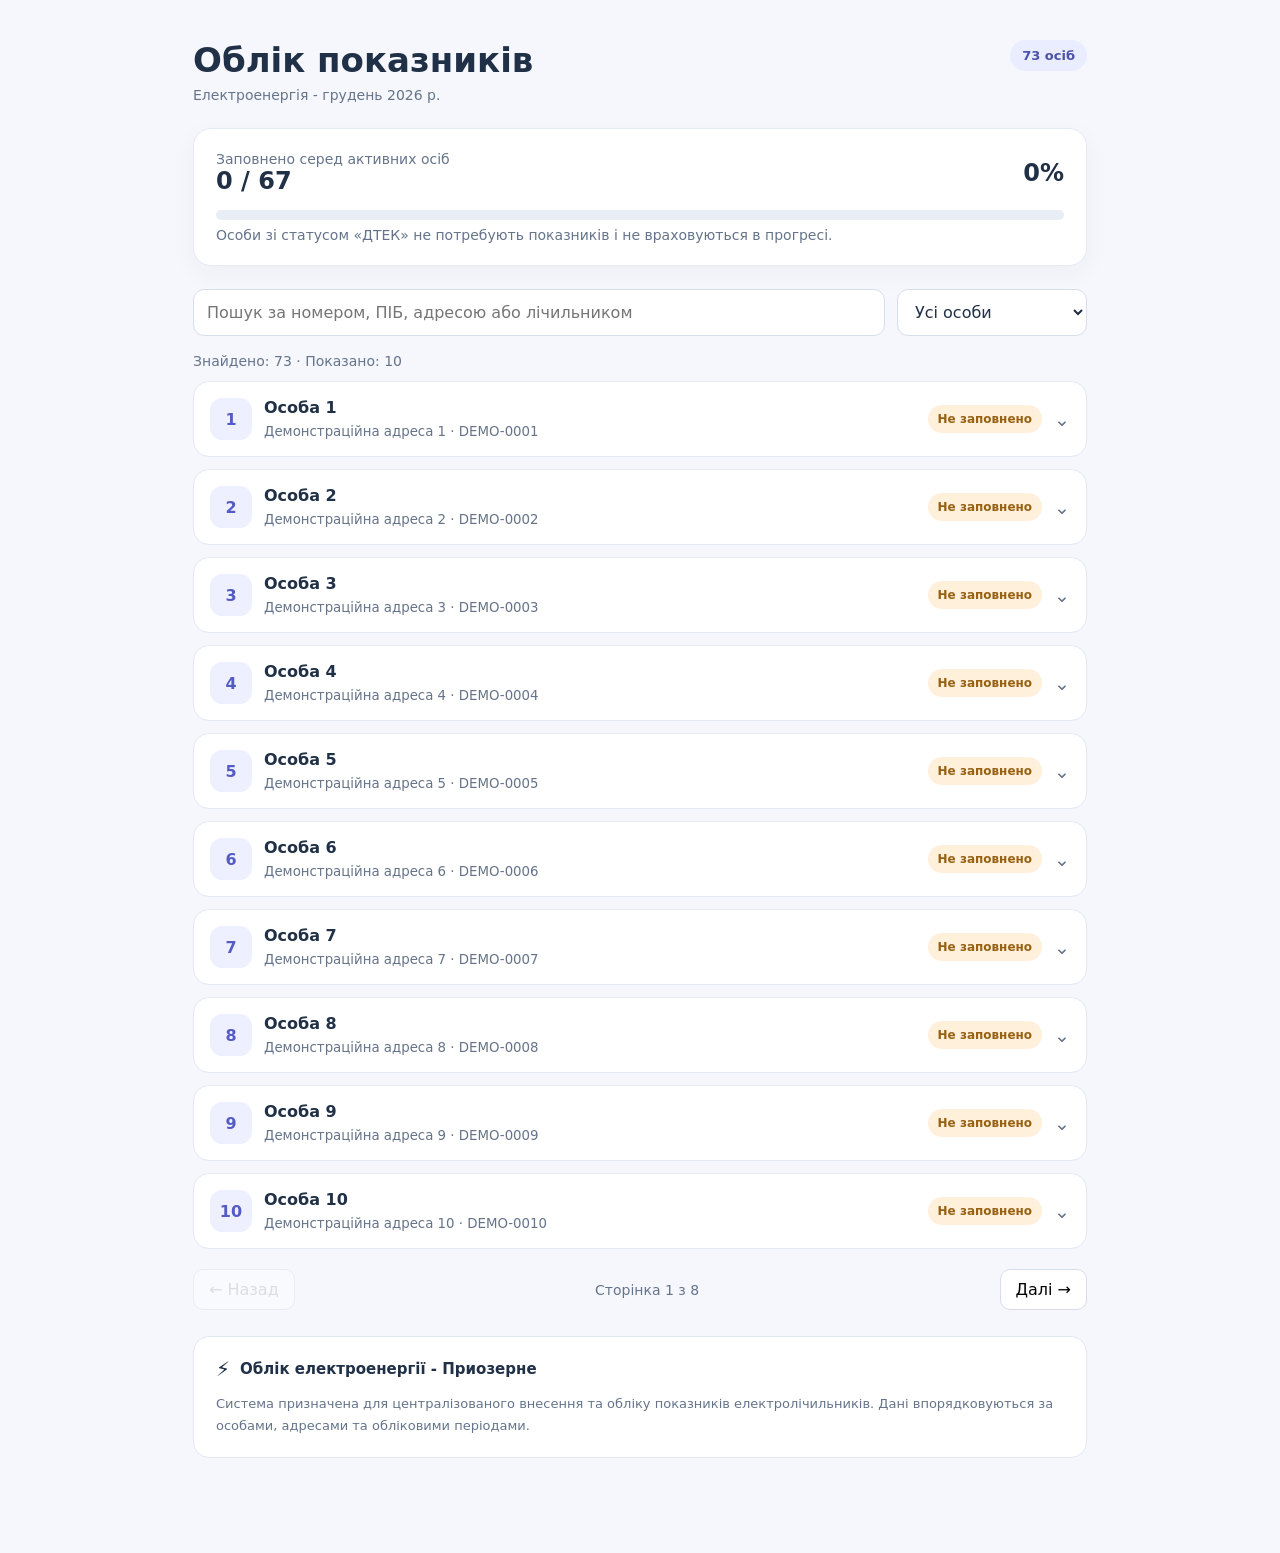
<file: index.html>
<!DOCTYPE html>
<html lang="uk">
<head>
  <meta charset="UTF-8">
  <meta name="viewport" content="width=device-width, initial-scale=1">
  <title>Облік показників електроенергії</title>

  <link href="style.css" rel="stylesheet">
  <script src="script.js" defer></script>
</head>

<body>
  <main class="wrap">
    <header>
      <div>
        <h1>Облік показників</h1>
        <div class="muted">
          Електроенергія - <span id="period"></span>
        </div>
      </div>
      <span class="pill" id="totalCount">73 особи</span>
    </header>

    <section class="panel" aria-label="Прогрес заповнення">
      <div class="progress-top">
        <div>
          <div class="muted">Заповнено серед активних осіб</div>
          <strong id="progressCount">0 / 0</strong>
        </div>
        <strong id="percent">0%</strong>
      </div>

      <div class="track">
        <div id="progressBar"></div>
      </div>

      <div class="muted">
        Особи зі статусом «ДТЕК» не потребують показників
        і не враховуються в прогресі.
      </div>
    </section>

    <div class="toolbar">
      <input
        id="search"
        type="search"
        placeholder="Пошук за номером, ПІБ, адресою або лічильником"
        aria-label="Пошук особи"
      >

      <select id="filter" aria-label="Фільтр за статусом">
        <option value="all">Усі особи</option>
        <option value="done">Заповнено</option>
        <option value="todo">Не заповнено</option>
        <option value="dtek">ДТЕК</option>
      </select>
    </div>

    <div class="muted" id="results" style="margin-bottom:12px"></div>

    <section id="list" class="list" aria-label="Список осіб"></section>

    <nav class="pager" aria-label="Сторінки списку">
      <button id="prev" type="button">← Назад</button>
      <span id="pageInfo" class="muted"></span>
      <button id="next" type="button">Далі →</button>
    </nav>

    <aside class="system-info" aria-label="Інформація про систему">
      <div class="system-info__heading">
        <span class="system-info__icon" aria-hidden="true">⚡</span>
        <strong>Облік електроенергії - Приозерне</strong>
      </div>

      <p>
        Система призначена для централізованого внесення
        та обліку показників електролічильників.
        Дані впорядковуються за особами, адресами
        та обліковими періодами.
      </p>
    </aside>
</body>
</html>
</file>
<file: style.css>
:root {
  font-family: Inter, system-ui, -apple-system, "Segoe UI", sans-serif;
  color: #203047;
  background: #f5f7fc;
}

* {
  box-sizing: border-box;
}

body {
  margin: 0;
}

input,
select,
button {
  font: inherit;
}

.wrap {
  max-width: 930px;
  margin: 40px auto;
  padding: 0 18px 55px;
}

header {
  display: flex;
  justify-content: space-between;
  align-items: flex-start;
  gap: 15px;
  margin-bottom: 25px;
}

h1 {
  font-size: clamp(25px, 4vw, 34px);
  margin: 0 0 7px;
}

.muted {
  color: #65748a;
  font-size: 14px;
}

.pill {
  background: #e9edff;
  color: #4b52a8;
  padding: 8px 12px;
  border-radius: 100px;
  font-size: 13px;
  font-weight: 700;
  white-space: nowrap;
}

.panel {
  background: #ffffff;
  border: 1px solid #e5eaf2;
  border-radius: 18px;
  padding: 22px;
  box-shadow: 0 8px 26px #27375b0a;
}

.progress-top {
  display: flex;
  justify-content: space-between;
  align-items: center;
  gap: 12px;
}

.progress-top strong {
  font-size: 24px;
}

.track {
  height: 10px;
  margin: 15px 0 7px;
  background: #e9edf5;
  border-radius: 20px;
  overflow: hidden;
}

#progressBar {
  width: 0%;
  height: 100%;
  background: linear-gradient(90deg, #6e72e9, #45b7a7);
  transition: width 0.2s;
}

.toolbar {
  display: flex;
  flex-wrap: wrap;
  gap: 12px;
  margin: 23px 0 17px;
}

input,
select {
  min-width: 0;
  padding: 12px 13px;
  background: #ffffff;
  color: #203047;
  border: 1px solid #d6deea;
  border-radius: 11px;
}

input:focus,
select:focus {
  outline: 2px solid #a5a9ff;
  outline-offset: 1px;
}

#search {
  flex: 1 1 260px;
}

select {
  flex: 0 1 190px;
}

.list {
  display: grid;
  gap: 12px;
}

.person {
  background: #ffffff;
  border: 1px solid #e2e7f0;
  border-radius: 16px;
  overflow: hidden;
}

.person-head {
  display: flex;
  width: 100%;
  align-items: center;
  gap: 12px;
  padding: 16px;
  background: transparent;
  color: inherit;
  border: 0;
  text-align: left;
  cursor: pointer;
}

.person-head:hover {
  background: #f9faff;
}

.num {
  display: grid;
  place-items: center;
  width: 42px;
  height: 42px;
  flex-shrink: 0;
  background: #eef0ff;
  color: #555bc5;
  border-radius: 12px;
  font-weight: 750;
}

.identity {
  flex: 1;
  min-width: 0;
}

.identity strong {
  display: block;
  margin-bottom: 4px;
}

.identity small {
  color: #65748a;
  overflow-wrap: anywhere;
}

.arrow {
  color: #65748a;
  font-size: 19px;
}

.status {
  padding: 7px 10px;
  border-radius: 50px;
  font-size: 12px;
  font-weight: 750;
  white-space: nowrap;
}

.status.done {
  background: #e0f7ec;
  color: #137448;
}

.status.todo {
  background: #fff0db;
  color: #986013;
}

.status.dtek {
  background: #e9edf4;
  color: #536278;
}


.details {
  padding: 18px;
  background: #fbfcff;
  border-top: 1px solid #e9edf5;
}

.details .info {
  margin-bottom: 14px;
  color: #536278;
  font-size: 14px;
}

.fields {
  display: grid;
  grid-template-columns: repeat(3, minmax(0, 1fr));
  gap: 13px;
}

label {
  display: block;
  margin-bottom: 7px;
  font-size: 13px;
  font-weight: 650;
}

.fields input {
  width: 100%;
}

.actions {
  display: flex;
  flex-wrap: wrap;
  align-items: center;
  gap: 12px;
  margin-top: 16px;
}

.save {
  padding: 12px 19px;
  background: #5b62d6;
  color: #ffffff;
  border: 0;
  border-radius: 11px;
  font-weight: 700;
  cursor: pointer;
}

.save:hover {
  background: #484fb9;
}

.message {
  color: #486079;
  font-size: 13px;
}

.error {
  color: #ba3143;
}

.pager {
  display: flex;
  justify-content: space-between;
  align-items: center;
  gap: 12px;
  margin-top: 20px;
}

.pager button {
  padding: 10px 15px;
  background: #ffffff;
  border: 1px solid #d7deeb;
  border-radius: 10px;
  cursor: pointer;
}

.pager button:disabled {
  opacity: 0.4;
  cursor: default;
}

.system-info {
  margin-top: 26px;
  padding: 20px 22px;
  background: #ffffff;
  color: #203047;
  border: 1px solid #e2e7f0;
  border-radius: 16px;
}

.system-info__heading {
  display: flex;
  align-items: center;
  gap: 10px;
  font-size: 15px;
}

.system-info__icon {
  font-size: 20px;
}

.system-info p {
  margin: 12px 0 0;
  color: #65748a;
  font-size: 13px;
  line-height: 1.7;
}


@media (max-width: 600px) {
  .wrap {
    margin: 20px auto;
  }

  .panel {
    padding: 17px;
  }

  .fields {
    grid-template-columns: 1fr;
  }

  .person-head {
    gap: 9px;
    padding: 12px;
  }

  .arrow {
    display: none;
  }

  .status {
    padding: 6px 8px;
    font-size: 11px;
  }
}
</file>
